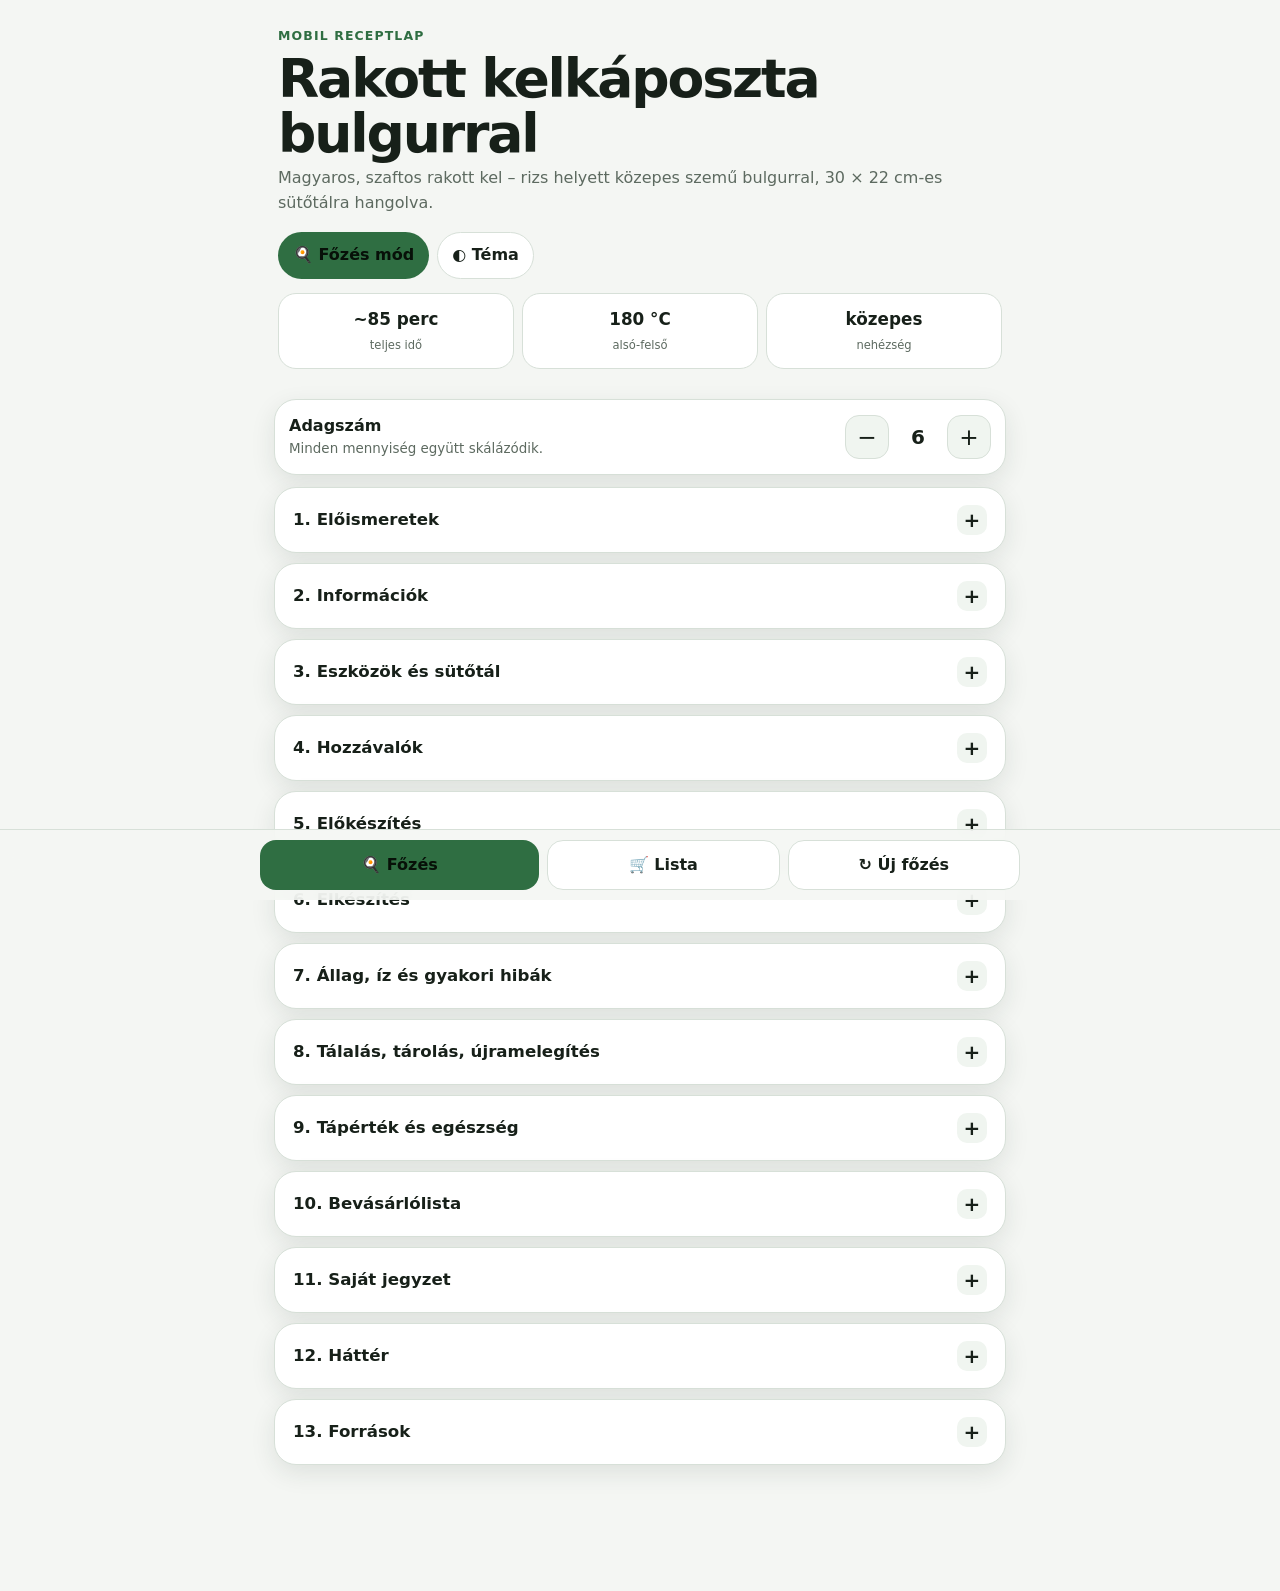
<file: index.html>
<!doctype html>
<html lang="hu">
<head>
<meta charset="utf-8">
<meta name="viewport" content="width=device-width,initial-scale=1,viewport-fit=cover">
<meta name="theme-color" content="#000000">
<title>Rakott kelkáposzta bulgurral</title>
<link rel="manifest" href="manifest.webmanifest">
<link rel="icon" href="icon.svg">
<link rel="stylesheet" href="styles.css">
</head>
<body>
<div class="app">
  <header class="hero">
    <div class="eyebrow">Mobil receptlap</div>
    <h1>Rakott kelkáposzta<br>bulgurral</h1>
    <p class="subtitle">Magyaros, szaftos rakott kel – rizs helyett közepes szemű bulgurral, 30 × 22 cm-es sütőtálra hangolva.</p>
    <div class="hero-actions">
      <button class="pill primary" id="startCookTop">🍳 Főzés mód</button>
      <button class="pill" id="themeBtn" aria-label="Téma váltása">◐ Téma</button>
      <button class="pill" id="installBtn" hidden>⬇ Telepítés</button>
    </div>
    <div class="meta">
      <div class="box"><strong>~85 perc</strong><span>teljes idő</span></div>
      <div class="box"><strong>180 °C</strong><span>alsó-felső</span></div>
      <div class="box"><strong>közepes</strong><span>nehézség</span></div>
    </div>
  </header>

  <section class="control-card">
    <div class="control-row">
      <div><strong>Adagszám</strong><div class="small">Minden mennyiség együtt skálázódik.</div></div>
      <div class="stepper">
        <button id="minusServ" aria-label="Adagszám csökkentése">−</button>
        <output id="servOut">6</output>
        <button id="plusServ" aria-label="Adagszám növelése">+</button>
      </div>
    </div>
  </section>

  <details class="card">
    <summary>1. Előismeretek</summary>
    <div class="card-body">
      <p>A rakott kel klasszikus magyar házi egytálétel. Ebben a változatban a rizs helyét <strong>közepes szemű bulgur</strong> veszi át. A cél nem egy „diétás utánzat”, hanem ugyanaz a szaftos, paprikás-tejfölös karakter, kissé diósabb gabonaízzel.</p>
      <div class="note"><strong>A bulgur kulcsa:</strong> csak részben puhítjuk elő. A sütőben még folyadékot vesz fel, így nem lesz pépes, és másnap újramelegítve is jobb marad a töltelék szerkezete.</div>
      <p>A jó rakott kel két állagegyensúlyon múlik: a kelkáposzta legyen <strong>jól lecsepegtetve</strong>, a húsos-bulguros töltelék viszont maradjon <strong>kissé szaftos</strong>.</p>
    </div>
  </details>

  <details class="card">
    <summary>2. Információk</summary>
    <div class="card-body">
      <div class="grid2">
        <div class="kv"><small>Előkészítés</small><strong>kb. 35 perc</strong></div>
        <div class="kv"><small>Sütés</small><strong id="bakeTimeInfo">35–40 perc</strong></div>
        <div class="kv"><small>Pihentetés</small><strong>10–15 perc</strong></div>
        <div class="kv"><small>Alap sütőtál</small><strong>30 × 22 cm</strong></div>
      </div>
      <div class="note warn"><strong>Élelmiszerbiztonság:</strong> a darált húst teljesen süsd át; a kész rakott étel közepe legyen forró, a szélein finoman bugyogó. Ha maghőmérőt használsz, a közepe érje el legalább a 75 °C-ot.</div>
    </div>
  </details>

  <details class="card">
    <summary>3. Eszközök és sütőtál</summary>
    <div class="card-body">
      <p>Alapbeállítás: <strong>30 × 22 cm</strong> belső alapterületű sütőtál.</p>
      <div class="control-row">
        <label>Hossz<br><input id="dishL" type="number" min="18" max="50" step="1" value="30"> cm</label>
        <label>Szélesség<br><input id="dishW" type="number" min="15" max="40" step="1" value="22"> cm</label>
      </div>
      <div class="note" id="dishAdvice"></div>
      <p class="small">A becslés a 30 × 22 cm-es tálban kb. 5 cm-es kész rétegvastagságból indul ki. A sütők és a tényleges alapanyag-nedvesség eltérhet, ezért a vizuális jelek mindig fontosabbak a percnél.</p>
    </div>
  </details>

  <details class="card">
    <summary>4. Hozzávalók</summary>
    <div class="card-body" id="ingredients"></div>
  </details>

  <details class="card">
    <summary>5. Előkészítés</summary>
    <div class="card-body">
      <ol class="steps">
        <li><strong>Kel:</strong> a káposztát szedd leveleire vagy vágd negyedekre. A vastag torzsát távolítsd el, a nagy levélereket vékonyítsd el.</li>
        <li><strong>Bulgur:</strong> öblítsd át. A szükséges <span class="qty" data-ing="bulgur"></span> bulgurhoz mérj <span class="qty" data-ing="bulgurWater"></span> vizet.</li>
        <li><strong>Hagyma és fokhagyma:</strong> a <span class="qty" data-ing="onion"></span> vöröshagymát vágd finomra, a <span class="qty" data-ing="garlic"></span> fokhagymát zúzd vagy aprítsd.</li>
        <li><strong>Tejföl:</strong> készítsd elő a <span class="qty" data-ing="sourcream"></span> tejfölt és a <span class="qty" data-ing="egg"></span> tojást.</li>
      </ol>
    </div>
  </details>

  <details class="card">
    <summary>6. Elkészítés</summary>
    <div class="card-body">
      <ol class="steps">
        <li><strong>Kel előfőzése.</strong> Enyhén sós, gyöngyözve forró vízben főzd 5–8 percig. Akkor jó, amikor a vastagabb levélrész már hajlítható, de a levél még tartja magát. Szűrd le, és legalább 10 percig hagyd alaposan lecsepegni.</li>
        <li><strong>Bulgur részleges puhítása.</strong> A <span class="qty" data-ing="bulgur"></span> bulgurt öntsd fel <span class="qty" data-ing="bulgurWater"></span> vízzel, adj hozzá kevés sót. Forrald fel, majd kis lángon, lefedve 5–6 percig főzd. Kapcsold le, pihentesd 5 percig. Maradjon enyhén harapható.</li>
        <li><strong>Hagymás alap.</strong> A <span class="qty" data-ing="fat"></span> zsiradékon közepes-kis lángon 6–8 perc alatt párold üvegesre a hagymát. Add hozzá a fokhagymát, keverd 30–40 másodpercig.</li>
        <li><strong>Paprika és hús.</strong> Húzd le röviden a tűzről, keverd bele a <span class="qty" data-ing="paprika"></span> fűszerpaprikát, majd azonnal add hozzá a <span class="qty" data-ing="meat"></span> darált sertéshúst. Közepesen erős lángon, morzsásra bontva süsd 6–8 percig.</li>
        <li><strong>Fűszerezés és szaft.</strong> Add hozzá a sót, borsot, majoránnát és a köményt. Önts alá <span class="qty" data-ing="ragoutWater"></span> vizet. Közepes-kis lángon főzd még 8–10 percig. <em>Ne szárítsd ki:</em> maradjon kevés sűrű paprikás szaft.</li>
        <li><strong>Töltelék.</strong> Keverd a részben puhított bulgurt a húshoz. Kóstold meg most: itt állítsd be végleg a sót és a borsot.</li>
        <li><strong>Tejfölös keverék.</strong> Keverd össze a tejfölt a tojással, kevés sóval és annyi vízzel, hogy könnyen kenhető legyen.</li>
        <li><strong>Rétegezés.</strong> Vékonyan kend ki a tálat. Alulra kerüljön a kel fele, rá a tejföl kb. harmada, majd az összes húsos-bulguros töltelék. Fedd be a maradék kellel, a tetején simítsd el a többi tejfölt.</li>
        <li><strong>Sütés.</strong> Előmelegített, 180 °C-os alsó-felső sütőben süsd <span id="bakeTimeStep">35–40 percig</span>, alapvetően fedetlenül. Akkor jó, amikor a széle finoman bugyog, a tejföl összeállt és foltokban enyhén pirul.</li>
        <li><strong>Pihentetés.</strong> Kivétel után 10–15 percig hagyd állni. Ettől stabilizálódik a töltelék, és szebben adagolható.</li>
      </ol>
    </div>
  </details>

  <details class="card">
    <summary>7. Állag, íz és gyakori hibák</summary>
    <div class="card-body">
      <p><strong>Vizes az alja:</strong> a kel túl nedves volt. Legközelebb hosszabban csepegtesd, szükség esetén finoman nyomkodd ki.</p>
      <p><strong>Száraz a töltelék:</strong> a húsragu túl szárazra sült, vagy a bulgurt teljesen készre főzted. Rétegezéskor a töltelék legyen enyhén szaftos.</p>
      <p><strong>Kemény a bulgur:</strong> kevés folyadékot kapott. Rétegezés előtt adj a töltelékhez kevés forró vizet vagy enyhe alaplevet.</p>
      <p><strong>Szétcsúszik:</strong> még túl forró. A 10–15 perces pihentetés ennél az ételnél valódi technológiai lépés.</p>
      <div class="note"><strong>Ízegyensúly:</strong> a kel enyhe kesernyésségét és a tejföl zsírosságát a paprikás hús, a fokhagyma és tálaláskor egy savanyúság szépen kiegyensúlyozza.</div>
    </div>
  </details>

  <details class="card">
    <summary>8. Tálalás, tárolás, újramelegítés</summary>
    <div class="card-body">
      <p><strong>Tálalás:</strong> önmagában teljes főétel. Jól illik mellé savanyú uborka, almapaprika vagy paradicsomsaláta. Extra tejföl opcionális.</p>
      <p><strong>Tárolás:</strong> lehűtve, lefedve hűtőben 2–3 napig tartható.</p>
      <p><strong>Újramelegítés:</strong> 160–170 °C-os sütőben, lefedve kb. 15–20 perc; az utolsó 5 percre levehető a fedés. Mikróban is jól melegíthető, de lefedve kevésbé szárad ki.</p>
    </div>
  </details>

  <details class="card">
    <summary>9. Tápérték és egészség</summary>
    <div class="card-body">
      <p>A számítás soványabb, kb. 10% zsírtartalmú darált sertéshússal és 12%-os tejföllel készült. Márkától és a kész étel tényleges tömegétől függően eltérhet.</p>
      <table>
        <thead><tr><th></th><th>100 g</th><th id="servNutHead">1 adag</th></tr></thead>
        <tbody>
          <tr><td>Energia</td><td>~100 kcal</td><td id="nKcal">~500 kcal</td></tr>
          <tr><td>Fehérje</td><td>~6,7 g</td><td id="nProt">~33 g</td></tr>
          <tr><td>Szénhidrát</td><td>~8,9 g</td><td id="nCarb">~45 g</td></tr>
          <tr><td>Zsír</td><td>~4,6 g</td><td id="nFat">~23 g</td></tr>
        </tbody>
      </table>
      <div class="note"><strong>Miért működik a bulgur?</strong> Teljesebb gabonaszem-szerkezetet és több rostot ad, miközben a rakott étel szaftját jól felveszi. A tányér fő tömegét továbbra is a kelkáposzta adja, a hús pedig a fehérje fő forrása.</div>
    </div>
  </details>

  <details class="card" id="shoppingCard">
    <summary>10. Bevásárlólista</summary>
    <div class="card-body">
      <p class="small">Pipáld ki, ami már megvan. A lista és az adagszám helyben megmarad.</p>
      <div id="shopping"></div>
    </div>
  </details>

  <details class="card">
    <summary>11. Saját jegyzet</summary>
    <div class="card-body">
      <textarea id="notes" placeholder="Például: legközelebb több fokhagyma; 38 perc volt jó; a saját sütőtálam 32 × 24 cm…"></textarea>
      <p class="small">A jegyzetet az „Új főzés” sem törli.</p>
    </div>
  </details>

  <details class="card">
    <summary>12. Háttér</summary>
    <div class="card-body">
      <p>A rakott kel a magyar otthoni konyha jól ismert rakott ételeinek egyike. A klasszikus receptek közös váza a kelkáposzta, a darált hús, a gabonás töltelék és a tejföl; a rétegezés, a tojás, a sajt és a fűszerezés családonként erősen változik.</p>
      <p>Ez a recept tudatosan megtartja a magyaros paprikás-tejfölös karaktert, és csak a gabonát cseréli bulgurra, illetve az előfőzést ehhez igazítja.</p>
    </div>
  </details>

  <details class="card source">
    <summary>13. Források</summary>
    <div class="card-body">
      <p><strong>Hagyományos szerkezet és technológiai összevetés:</strong><br>
      <a href="https://www.mindmegette.hu/recept/hagyomanyos-rakott-kel-1" target="_blank" rel="noopener">Mindmegette – Hagyományos rakott kel</a><br>
      <a href="https://www.mindmegette.hu/recept/rizses-husos-rakott-kel" target="_blank" rel="noopener">Mindmegette – Rizses-húsos rakott kel</a></p>
      <p><strong>Tápérték-becslés alapjához:</strong><br>
      <a href="https://fdc.nal.usda.gov/" target="_blank" rel="noopener">USDA FoodData Central</a></p>
      <p class="small">A recept saját, otthoni konyhára optimalizált változat; nem egyetlen forrás receptjének átvétele. A tápértékek becslések.</p>
    </div>
  </details>
</div>

<div class="footerbar">
  <div class="inner">
    <button class="primary" id="startCookBottom">🍳 Főzés</button>
    <button id="goShopping">🛒 Lista</button>
    <button id="newCook">↻ Új főzés</button>
  </div>
</div>

<div id="cookOverlay" aria-hidden="true">
  <div class="cook-wrap">
    <div class="cook-top">
      <button id="closeCook">← Recept</button>
      <button id="wakeBtn">☀ Képernyő ébren</button>
    </div>
    <div class="cook-progress"><i id="cookBar"></i></div>
    <div class="cook-step">
      <div class="num" id="cookNum"></div>
      <h2 id="cookTitle"></h2>
      <p id="cookText"></p>
    </div>
    <div class="cook-actions">
      <button id="prevStep">← Előző</button>
      <button class="next" id="nextStep">Következő →</button>
    </div>
  </div>
</div>
<div class="toast" id="toast"></div>

<script src="app.js" defer></script>
</body>
</html>
</file>
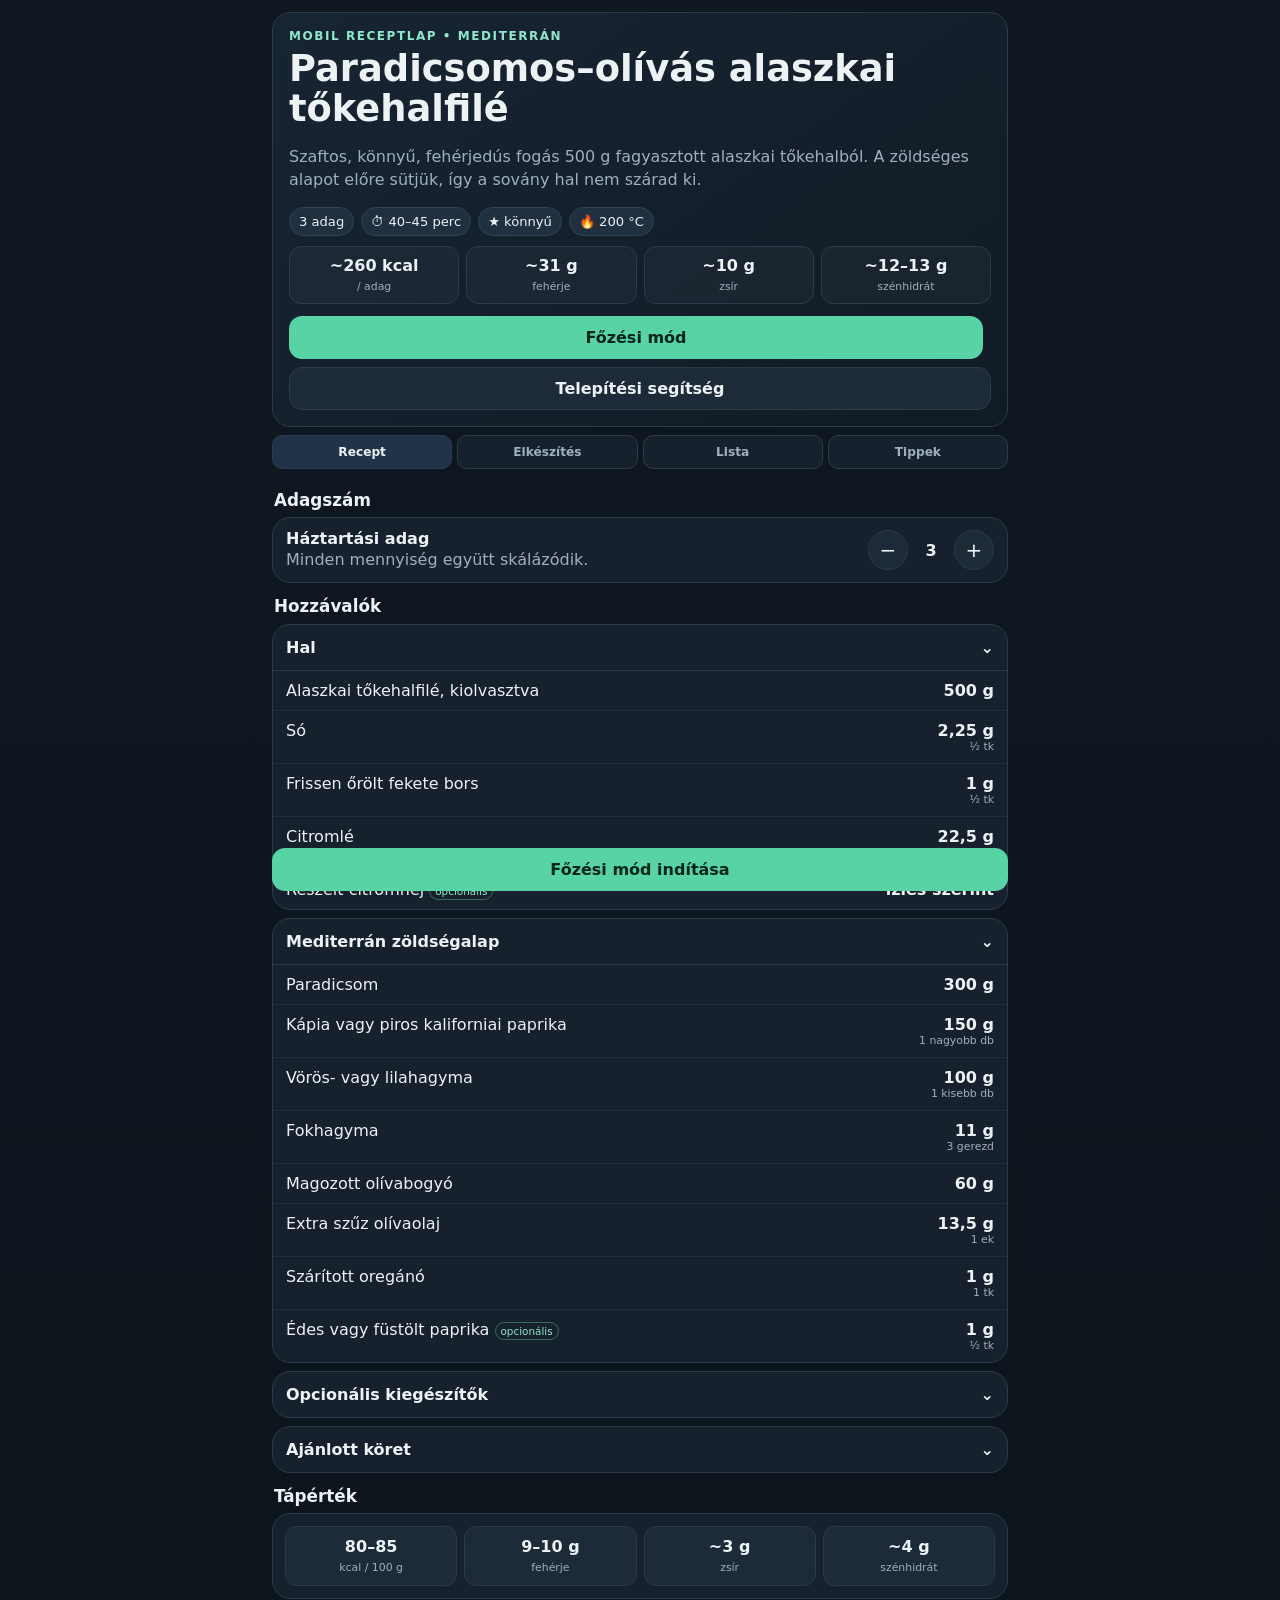
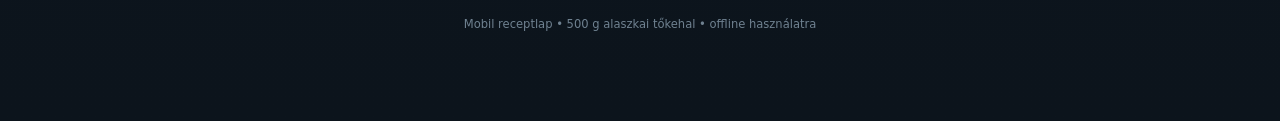
<file: alaszkai-tokehal-mediterran/index.html>
<!doctype html>
<html lang="hu">
<head>
<meta charset="utf-8"><meta name="viewport" content="width=device-width,initial-scale=1,viewport-fit=cover">
<meta name="theme-color" content="#0f1721"><meta name="color-scheme" content="dark">
<link rel="manifest" href="manifest.webmanifest"><link rel="icon" href="icon.svg" type="image/svg+xml">
<title>Mediterrán alaszkai tőkehal</title>
<style>
:root{--b:#0f1721;--p:#16212d;--p2:#1d2a38;--t:#edf2f5;--m:#9fb0bd;--a:#57d3a6;--l:#2b3b4b}*{box-sizing:border-box}html{background:var(--b);color:var(--t);font-family:system-ui,-apple-system,Segoe UI,Roboto,Arial,sans-serif}body{margin:0;background:linear-gradient(#0f1721,#0c141c);min-height:100vh}button,input{font:inherit}.app{max-width:760px;margin:auto;padding:12px 12px 90px}.hero,.card{background:var(--p);border:1px solid var(--l);border-radius:18px}.hero{padding:16px;background:linear-gradient(145deg,#172432,#111b25)}.ey{font-size:.75rem;letter-spacing:.13em;text-transform:uppercase;color:#8ee8c8;font-weight:800}h1{font-size:clamp(1.55rem,6vw,2.3rem);line-height:1.08;margin:.4rem 0}.sub,.note{color:var(--m);line-height:1.45}.badges{display:flex;gap:7px;flex-wrap:wrap;margin-top:12px}.badge{background:#203040;border:1px solid #2f4354;border-radius:999px;padding:6px 9px;font-size:.82rem}.stats{display:grid;grid-template-columns:repeat(4,1fr);gap:7px;margin-top:10px}.stat{background:#ffffff08;border:1px solid var(--l);border-radius:12px;padding:9px 6px;text-align:center}.stat strong{display:block}.stat span{font-size:.68rem;color:var(--m)}.primary,.secondary{border-radius:13px;padding:11px 13px;font-weight:800;border:1px solid transparent}.primary{background:var(--a);color:#06251b}.secondary{background:var(--p2);color:var(--t);border-color:var(--l)}.actions{display:grid;grid-template-columns:1fr auto;gap:8px;margin-top:12px}.tabs{position:sticky;top:0;z-index:5;display:grid;grid-template-columns:repeat(4,1fr);gap:5px;background:#0f1721ee;padding:8px 0}.tabs button{border:1px solid var(--l);background:var(--p);color:var(--m);border-radius:10px;padding:9px 4px;font-size:.76rem;font-weight:700}.tabs button.on{background:#213348;color:var(--t)}.panel{display:none}.panel.on{display:block}.title{display:flex;align-items:center;justify-content:space-between;margin:13px 2px 7px}.title h2{font-size:1.05rem;margin:0}.serv{padding:11px 13px;display:flex;align-items:center;justify-content:space-between}.stepper{display:flex;align-items:center;gap:9px}.stepper button{width:40px;height:40px;border-radius:50%;border:1px solid var(--l);background:var(--p2);color:var(--t);font-size:1.25rem}.stepper strong{min-width:28px;text-align:center}details{margin:8px 0}summary{list-style:none;padding:13px;font-weight:800;display:flex;justify-content:space-between;cursor:pointer}summary::-webkit-details-marker{display:none}.ilist{border-top:1px solid var(--l)}.row{display:grid;grid-template-columns:1fr auto;gap:12px;padding:10px 13px;border-bottom:1px solid #ffffff0d}.row:last-child{border-bottom:0}.qty{text-align:right;font-weight:800}.qty small{display:block;color:var(--m);font-size:.68rem;font-weight:500}.pill{font-size:.65rem;border:1px solid #376c5c;color:#8ee8c8;border-radius:999px;padding:2px 5px}.nutri{display:grid;grid-template-columns:repeat(4,1fr);gap:7px;padding:12px}.n{background:var(--p2);border:1px solid var(--l);border-radius:12px;padding:10px 5px;text-align:center}.n strong{display:block}.n span{font-size:.68rem;color:var(--m)}.step{padding:13px;margin:8px 0}.step h3{margin:0 0 5px;font-size:.98rem}.step p{margin:0;line-height:1.5}.tip{margin-top:8px;padding:9px;border-radius:11px;background:#10241f;border:1px solid #255447;color:#bfead9;font-size:.86rem}.shop{display:grid;grid-template-columns:22px 1fr auto;gap:9px;align-items:center;padding:11px 13px;border-bottom:1px solid #ffffff0d}.shop input{display:none}.box{width:21px;height:21px;border:1px solid #4b6378;border-radius:6px;display:grid;place-items:center}.shop input:checked+.box{background:var(--a);border-color:var(--a)}.shop input:checked+.box:after{content:'✓';color:#06251b;font-weight:900}.shop.done .nm{text-decoration:line-through;color:#758592}.warn,.good{padding:11px;border-radius:13px;margin:8px 0;line-height:1.45}.warn{background:#2b2412;border:1px solid #5b4a1d;color:#f2df9c}.good{background:#10241f;border:1px solid #255447;color:#bfead9}.bottom{position:fixed;left:50%;bottom:9px;transform:translateX(-50%);width:min(736px,calc(100% - 24px));z-index:8}.bottom button{width:100%}.cook{position:fixed;inset:0;background:var(--b);z-index:30;display:none;flex-direction:column}.cook.on{display:flex}.ctop{padding:12px;border-bottom:1px solid var(--l);display:flex;gap:8px;align-items:center}.ctop strong{flex:1}.prog{height:5px;background:#263645}.prog>div{height:100%;background:var(--a)}.cbody{flex:1;overflow:auto;padding:20px 17px;display:flex;flex-direction:column;justify-content:center;max-width:700px;width:100%;margin:auto}.count{color:#8ee8c8;font-weight:800;font-size:.83rem}.cbody h2{font-size:clamp(1.6rem,6vw,2.35rem);margin:.5rem 0 1rem}.cbody p{font-size:1.05rem;line-height:1.6;margin:0}.cnav{padding:12px;border-top:1px solid var(--l);display:grid;grid-template-columns:1fr 1fr;gap:8px}footer{text-align:center;color:#6f8190;font-size:.72rem;margin-top:18px}.installHelp{width:100%;margin-top:8px}@media(max-width:540px){.stats,.nutri{grid-template-columns:repeat(2,1fr)}}
</style>
</head>
<body>
<main class="app">
<section class="hero"><div class="ey">Mobil receptlap • mediterrán</div><h1>Paradicsomos–olívás alaszkai tőkehalfilé</h1><p class="sub">Szaftos, könnyű, fehérjedús fogás 500 g fagyasztott alaszkai tőkehalból. A zöldséges alapot előre sütjük, így a sovány hal nem szárad ki.</p><div class="badges"><span class="badge" id="topServ">3 adag</span><span class="badge">⏱ 40–45 perc</span><span class="badge">★ könnyű</span><span class="badge">🔥 200 °C</span></div><div class="stats"><div class="stat"><strong>~260 kcal</strong><span>/ adag</span></div><div class="stat"><strong>~31 g</strong><span>fehérje</span></div><div class="stat"><strong>~10 g</strong><span>zsír</span></div><div class="stat"><strong>~12–13 g</strong><span>szénhidrát</span></div></div><div class="actions"><button class="primary" id="cookOpen">Főzési mód</button><button class="secondary" id="install" hidden>Telepítés</button></div><button class="secondary installHelp" id="help">Telepítési segítség</button></section>
<nav class="tabs"><button class="on" data-tab="recipe">Recept</button><button data-tab="method">Elkészítés</button><button data-tab="shopping">Lista</button><button data-tab="tips">Tippek</button></nav>
<section id="recipe" class="panel on"><div class="title"><h2>Adagszám</h2></div><div class="card serv"><div><strong>Háztartási adag</strong><div class="note">Minden mennyiség együtt skálázódik.</div></div><div class="stepper"><button id="minus">−</button><strong id="serv">3</strong><button id="plus">+</button></div></div><div class="title"><h2>Hozzávalók</h2></div><div id="ings"></div><div class="title"><h2>Tápérték</h2></div><div class="card nutri"><div class="n"><strong>80–85</strong><span>kcal / 100 g</span></div><div class="n"><strong>9–10 g</strong><span>fehérje</span></div><div class="n"><strong>~3 g</strong><span>zsír</span></div><div class="n"><strong>~4 g</strong><span>szénhidrát</span></div></div></section>
<section id="method" class="panel"><div class="title"><h2>Elkészítés</h2></div><div id="methodSteps"></div></section>
<section id="shopping" class="panel"><div class="title"><h2>Bevásárlólista</h2><button class="secondary" id="clearShop">Pipák törlése</button></div><div class="card" id="shop"></div></section>
<section id="tips" class="panel"><div class="title"><h2>Gyakorlati tippek</h2></div><div class="warn"><strong>Leggyakoribb hiba:</strong> a kiolvasztott hal túl sok vizet visz a tálba. Papírtörlővel alaposan szárítsd le.</div><div class="card step"><strong>Ha túl híg a szaft</strong><p class="note">A kész halat vedd ki, a zöldséges alapot süsd még 5–8 percig.</p></div><div class="card step"><strong>Ha száraz a hal</strong><p class="note">Túlsült. Legközelebb 2–4 perccel korábban kezdd ellenőrizni.</p></div><div class="card step"><strong>Ha lapos az íz</strong><p class="note">Először pár csepp citromlével és friss borssal korrigálj; nem biztos, hogy több só kell.</p></div><div class="good"><strong>Tárolás:</strong> hűtőben 1–2 nap. Újramelegítés: lefedve, 150–160 °C-os sütőben kb. 8–10 perc.</div><div class="card step"><strong>Miért jó mediterrán irány?</strong><p class="note">Sovány hal, sok zöldség, mérsékelt extra szűz olívaolaj; nincs panír, tejszín vagy sok hozzáadott zsír.</p></div></section>
<footer>Mobil receptlap • 500 g alaszkai tőkehal • offline használatra</footer>
</main><div class="bottom"><button class="primary" id="cookOpen2">Főzési mód indítása</button></div>
<section class="cook" id="cook"><div class="ctop"><button class="secondary" id="close">✕</button><strong>Főzési mód</strong><button class="secondary" id="resetCook">Újrakezdés</button></div><div class="prog"><div id="prog"></div></div><div class="cbody"><div class="count" id="count"></div><h2 id="ctitle"></h2><p id="ctext"></p><div class="tip" id="ctip"></div></div><div class="cnav"><button class="secondary" id="prev">Vissza</button><button class="primary" id="next">Következő</button></div></section>
<script>
const BASE=3,groups=[{t:'Hal',a:[['Alaszkai tőkehalfilé, kiolvasztva',500,'g','',0,1],['Só',2.25,'g','½ tk',0,0],['Frissen őrölt fekete bors',1,'g','½ tk',0,0],['Citromlé',22.5,'g','½ citrom',0,1],['Reszelt citromhéj',null,'','ízlés szerint',1,0]]},{t:'Mediterrán zöldségalap',a:[['Paradicsom',300,'g','',0,1],['Kápia vagy piros kaliforniai paprika',150,'g','1 nagyobb db',0,1],['Vörös- vagy lilahagyma',100,'g','1 kisebb db',0,1],['Fokhagyma',11,'g','3 gerezd',0,1],['Magozott olívabogyó',60,'g','',0,1],['Extra szűz olívaolaj',13.5,'g','1 ek',0,1],['Szárított oregánó',1,'g','1 tk',0,1],['Édes vagy füstölt paprika',1,'g','½ tk',1,0]]},{t:'Opcionális kiegészítők',a:[['Kapribogyó',12.5,'g','1 ek',1,1],['Friss petrezselyem',12,'g','',1,1],['Friss bazsalikom',null,'','ízlés szerint',1,0],['Cukkini',125,'g','½ kisebb db',1,0],['Chilipehely',null,'','1 csipet',1,0]]},{t:'Ajánlott köret',a:[['Száraz bulgur',165,'g','55 g / fő',1,1]]}];
const steps=[['1. Kiolvasztás és szárítás','A halat lehetőleg hűtőben olvaszd ki. Papírtörlővel nagyon alaposan itasd le. A vastagabb darabokat szükség esetén vágd hasonló méretűre.','A nedves hal felhígítja a paradicsomos alapot.'],['2. Sütő és zöldségek','Melegítsd elő a sütőt 200 °C-ra alsó-felső sütésen (185 °C légkeverés). A paradicsomot darabold, a paprikát kb. 2 cm-esre, a hagymát vékony cikkekre vágd.','Kb. 30 × 22 cm-es sütőtál ideális.'],['3. Mediterrán alap','A sütőtálban keverd össze a paradicsomot, paprikát és hagymát az olívaolajjal, oregánóval, borssal és kevés sóval.','Az olíva és a kapribogyó sós, ezért először óvatosan sózz.'],['4. Elősütés hal nélkül','Süsd a zöldségalapot fedetlenül 15–18 percig. A paradicsom essen össze, a hagyma puhuljon, a lé kezdjen koncentrálódni.','Ha mindent egyszerre sütnél, a hal könnyen túlsülne.'],['5. Fokhagyma, olíva, kóstolás','Add hozzá a fokhagymát, az olívabogyót és opcionálisan a kapribogyót. Keverd át és kóstold meg. Ha túl híg, süsd még 3–5 percig hal nélkül.','Túl savas paradicsomnál egy nagyon kis csipet cukor kerekíthet.'],['6. Hal behelyezése','A filéket enyhén sózd és borsozd, fektesd a zöldséges alap tetejére, kanalazz rájuk kevés szaftot, majd facsarj rá 1–2 ek citromlevet.','Ne pácolj hosszan citromlében.'],['7. Sütés','200 °C-on, fedetlenül süsd. Vékony filé: 8–10 perc; közepes: 10–12; vastagabb: 12–15 perc.','A hal akkor jó, ha opálos-fehér, könnyen lemezekre válik és még szaftos. Biztonságos célhőmérséklet: 63 °C.'],['8. Befejezés','Pihentesd 2–3 percig. Friss petrezselyemmel vagy bazsalikommal, kevés citromhéjjal és néhány csepp friss citromlével fejezd be.','Ha lapos az íz, előbb savval korrigálj, és csak utána sóval.'],['9. Tálalás','Tálald nagy salátával vagy bulgurral. Bulgurból 50–60 g száraz mennyiség / fő jó kiindulás.','A bulgur felszívja a paradicsomos–olívás szaftot.']];
let servings=+(localStorage.getItem('fishServ')||3),ci=+(localStorage.getItem('fishStep')||0);const $=s=>document.querySelector(s),$$=s=>document.querySelectorAll(s),fmt=n=>n==null?'':(n>=100?Math.round(n):n>=10?Math.round(n*10)/10:Math.round(n*100)/100).toString().replace('.',',');function q(x){return x==null?null:x*servings/BASE}function render(){$('#serv').textContent=servings;$('#topServ').textContent=servings+' adag';localStorage.setItem('fishServ',servings);let h='';groups.forEach((g,i)=>{h+=`<details class="card" ${i<2?'open':''}><summary><span>${g.t}</span><span>⌄</span></summary><div class="ilist">`;g.a.forEach(x=>{let z=q(x[1]),main=z==null?x[3]:fmt(z)+' '+x[2],hint=x[3]&&z!=null?(servings==BASE?x[3]:x[3]+' (alaprecept)'):'';h+=`<div class="row"><div>${x[0]} ${x[4]?'<span class="pill">opcionális</span>':''}</div><div class="qty">${main}${hint?'<small>'+hint+'</small>':''}</div></div>`});h+='</div></details>'});$('#ings').innerHTML=h;renderShop()}function sk(n){return'fishShop:'+n}function renderShop(){let h='';groups.forEach(g=>g.a.filter(x=>x[5]).forEach(x=>{let done=localStorage.getItem(sk(x[0]))==='1',z=q(x[1]),qt=z==null?x[3]:fmt(z)+' '+x[2];h+=`<label class="shop ${done?'done':''}"><input type="checkbox" data-n="${x[0].replace(/"/g,'&quot;')}" ${done?'checked':''}><span class="box"></span><span class="nm">${x[0]}${x[4]?' <em>(opcionális)</em>':''}</span><strong>${qt}</strong></label>`}));$('#shop').innerHTML=h;$$('#shop input').forEach(c=>c.onchange=()=>{localStorage.setItem(sk(c.dataset.n),c.checked?'1':'0');c.closest('.shop').classList.toggle('done',c.checked)})}
$('#minus').onclick=()=>{servings=Math.max(1,servings-1);render()};$('#plus').onclick=()=>{servings=Math.min(12,servings+1);render()};$('#clearShop').onclick=()=>{groups.flatMap(g=>g.a).filter(x=>x[5]).forEach(x=>localStorage.removeItem(sk(x[0])));renderShop()};$('#methodSteps').innerHTML=steps.map(s=>`<article class="card step"><h3>${s[0]}</h3><p>${s[1]}</p><div class="tip">${s[2]}</div></article>`).join('');$$('[data-tab]').forEach(b=>b.onclick=()=>{$$('[data-tab]').forEach(x=>x.classList.remove('on'));$$('.panel').forEach(x=>x.classList.remove('on'));b.classList.add('on');$('#'+b.dataset.tab).classList.add('on')});function rc(){let s=steps[ci];$('#count').textContent=(ci+1)+' / '+steps.length;$('#ctitle').textContent=s[0];$('#ctext').textContent=s[1];$('#ctip').textContent=s[2];$('#prog').style.width=((ci+1)/steps.length*100)+'%';$('#prev').disabled=ci===0;$('#next').textContent=ci===steps.length-1?'Kész ✓':'Következő';localStorage.setItem('fishStep',ci)}function openCook(){$('#cook').classList.add('on');document.body.style.overflow='hidden';rc()}function closeCook(){$('#cook').classList.remove('on');document.body.style.overflow=''}$('#cookOpen').onclick=$('#cookOpen2').onclick=openCook;$('#close').onclick=closeCook;$('#prev').onclick=()=>{ci=Math.max(0,ci-1);rc()};$('#next').onclick=()=>{if(ci<steps.length-1){ci++;rc()}else closeCook()};$('#resetCook').onclick=()=>{ci=0;rc()};let dp;window.addEventListener('beforeinstallprompt',e=>{e.preventDefault();dp=e;$('#install').hidden=false});$('#install').onclick=async()=>{if(!dp)return;dp.prompt();await dp.userChoice;dp=null;$('#install').hidden=true};$('#help').onclick=()=>alert('Androidon Chrome-ban: ⋮ menü → Alkalmazás telepítése vagy Hozzáadás a kezdőképernyőhöz.');if('serviceWorker'in navigator)addEventListener('load',()=>navigator.serviceWorker.register('./sw.js'));render();rc();
</script>
</body></html>
</file>
<file: styles.css>
:root{
  color-scheme:dark;
  --bg:#000; --surface:#0d1410; --surface2:#121d16; --text:#f4f7f4; --muted:#a9b8ad;
  --line:#26362a; --accent:#8fcb79; --accent2:#d9b365; --danger:#f2a3a3; --shadow:0 10px 28px rgba(0,0,0,.28);
}
:root[data-theme="light"]{
  color-scheme:light;
  --bg:#f4f6f3; --surface:#fff; --surface2:#f0f5f0; --text:#172019; --muted:#5d6a60;
  --line:#d7e0d8; --accent:#2f6e42; --accent2:#8b641c; --danger:#a12f2f; --shadow:0 8px 24px rgba(31,49,37,.10);
}
*{box-sizing:border-box}
html{scroll-behavior:smooth}
body{margin:0;background:var(--bg);color:var(--text);font-family:system-ui,-apple-system,Segoe UI,Roboto,Arial,sans-serif;line-height:1.55}
button,input,textarea{font:inherit}
button{cursor:pointer}
.app{max-width:760px;margin:auto;padding:0 14px 116px}
.hero{padding:26px 4px 14px}
.eyebrow{color:var(--accent);font-weight:800;font-size:.78rem;letter-spacing:.09em;text-transform:uppercase}
h1{margin:.35rem 0 .3rem;font-size:clamp(2rem,8vw,3.35rem);line-height:1.03;letter-spacing:-.04em}
.subtitle{margin:0;color:var(--muted);font-size:1rem}
.hero-actions{display:flex;gap:8px;flex-wrap:wrap;margin-top:16px}
.pill,.icon-btn{border:1px solid var(--line);background:var(--surface);color:var(--text);border-radius:999px;padding:10px 14px;font-weight:750}
.pill.primary{background:var(--accent);color:#071008;border-color:transparent}
.meta{display:grid;grid-template-columns:repeat(3,1fr);gap:8px;margin:14px 0 6px}
.meta .box{background:var(--surface);border:1px solid var(--line);border-radius:18px;padding:12px 10px;text-align:center}
.meta strong{display:block;font-size:1.05rem}
.meta span{font-size:.72rem;color:var(--muted)}
.control-card{background:var(--surface);border:1px solid var(--line);border-radius:22px;padding:14px;margin:10px 0 12px;box-shadow:var(--shadow)}
.control-row{display:flex;align-items:center;justify-content:space-between;gap:12px}
.stepper{display:flex;align-items:center;gap:12px}
.stepper button{width:44px;height:44px;border-radius:14px;border:1px solid var(--line);background:var(--surface2);color:var(--text);font-size:1.45rem}
.stepper output{min-width:34px;text-align:center;font-size:1.25rem;font-weight:850}
details.card{background:var(--surface);border:1px solid var(--line);border-radius:22px;margin:10px 0;overflow:hidden;box-shadow:var(--shadow)}
summary{list-style:none;padding:17px 18px;font-weight:850;font-size:1.04rem;display:flex;align-items:center;justify-content:space-between;gap:12px;cursor:pointer}
summary::-webkit-details-marker{display:none}
summary::after{content:"+";display:grid;place-items:center;width:30px;height:30px;border-radius:10px;background:var(--surface2);font-size:1.25rem;flex:0 0 auto}
details[open] summary::after{content:"−"}
.card-body{padding:0 18px 18px;border-top:1px solid var(--line)}
.card-body p:first-child{margin-top:14px}
.note{background:var(--surface2);border-left:4px solid var(--accent);padding:12px 14px;border-radius:12px;margin:12px 0}
.warn{border-left-color:var(--accent2)}
.grid2{display:grid;grid-template-columns:1fr 1fr;gap:10px}
.kv{background:var(--surface2);padding:12px;border-radius:14px}
.kv small{display:block;color:var(--muted)}
.kv strong{display:block;margin-top:2px}
.ingredient{display:grid;grid-template-columns:auto 1fr auto;gap:10px;align-items:start;padding:10px 0;border-bottom:1px dashed var(--line)}
.ingredient:last-child{border-bottom:0}
.ingredient input{width:20px;height:20px;accent-color:var(--accent);margin-top:2px}
.ingredient.done .ing-name{text-decoration:line-through;opacity:.5}
.ing-name{font-weight:720}
.ing-note{display:block;color:var(--muted);font-size:.84rem;font-weight:450}
.ing-qty{text-align:right;font-weight:820;color:var(--accent)}
.section-title{font-size:.82rem;text-transform:uppercase;letter-spacing:.08em;color:var(--accent);font-weight:850;margin:18px 0 5px}
ol.steps{padding-left:1.25rem}
ol.steps li{padding:.42rem 0 .65rem .25rem}
ol.steps strong{color:var(--accent)}
table{width:100%;border-collapse:collapse}
td,th{padding:10px 5px;border-bottom:1px solid var(--line);text-align:left}
th{color:var(--muted);font-size:.78rem;text-transform:uppercase}
td:last-child,th:last-child{text-align:right}
textarea{width:100%;min-height:130px;border:1px solid var(--line);background:var(--surface2);color:var(--text);border-radius:14px;padding:12px;resize:vertical}
input[type=number]{width:88px;border:1px solid var(--line);background:var(--surface2);color:var(--text);border-radius:12px;padding:10px}
.source a{color:var(--accent);word-break:break-word}
.footerbar{position:fixed;z-index:20;left:0;right:0;bottom:0;padding:10px 12px calc(10px + env(safe-area-inset-bottom));background:color-mix(in srgb,var(--bg) 88%,transparent);backdrop-filter:blur(14px);border-top:1px solid var(--line)}
.footerbar .inner{max-width:760px;margin:auto;display:grid;grid-template-columns:1.2fr 1fr 1fr;gap:8px}
.footerbar button{min-height:50px;border-radius:16px;border:1px solid var(--line);background:var(--surface);color:var(--text);font-weight:800}
.footerbar button.primary{background:var(--accent);color:#071008;border-color:transparent}
#cookOverlay{position:fixed;inset:0;z-index:100;background:var(--bg);display:none;overflow:auto}
#cookOverlay.active{display:block}
.cook-wrap{max-width:760px;margin:auto;padding:18px 16px 120px}
.cook-top{display:flex;justify-content:space-between;gap:8px;align-items:center}
.cook-top button,.cook-actions button{border:1px solid var(--line);background:var(--surface);color:var(--text);border-radius:14px;min-height:46px;padding:10px 14px;font-weight:800}
.cook-progress{height:8px;background:var(--surface2);border-radius:999px;overflow:hidden;margin:18px 0}
.cook-progress i{display:block;height:100%;background:var(--accent);width:0}
.cook-step{background:var(--surface);border:1px solid var(--line);border-radius:24px;padding:20px;min-height:45vh;display:flex;flex-direction:column;justify-content:center}
.cook-step .num{color:var(--accent);font-weight:900;font-size:.85rem;letter-spacing:.08em;text-transform:uppercase}
.cook-step h2{font-size:clamp(1.65rem,7vw,2.5rem);line-height:1.15;margin:.5rem 0}
.cook-step p{font-size:1.12rem;margin:.4rem 0;color:var(--text)}
.cook-actions{display:grid;grid-template-columns:1fr 1fr;gap:10px;margin-top:12px}
.cook-actions .next{background:var(--accent);color:#071008;border-color:transparent}
.toast{position:fixed;left:50%;bottom:94px;transform:translateX(-50%);z-index:200;background:var(--text);color:var(--bg);padding:9px 13px;border-radius:999px;font-weight:750;opacity:0;pointer-events:none;transition:.2s}
.toast.show{opacity:1}
.small{font-size:.84rem;color:var(--muted)}
hr{border:0;border-top:1px solid var(--line);margin:16px 0}
@media (max-width:520px){
  .meta{grid-template-columns:repeat(3,1fr)}
  .meta .box{padding:10px 5px}
  .grid2{grid-template-columns:1fr}
}
</file>
